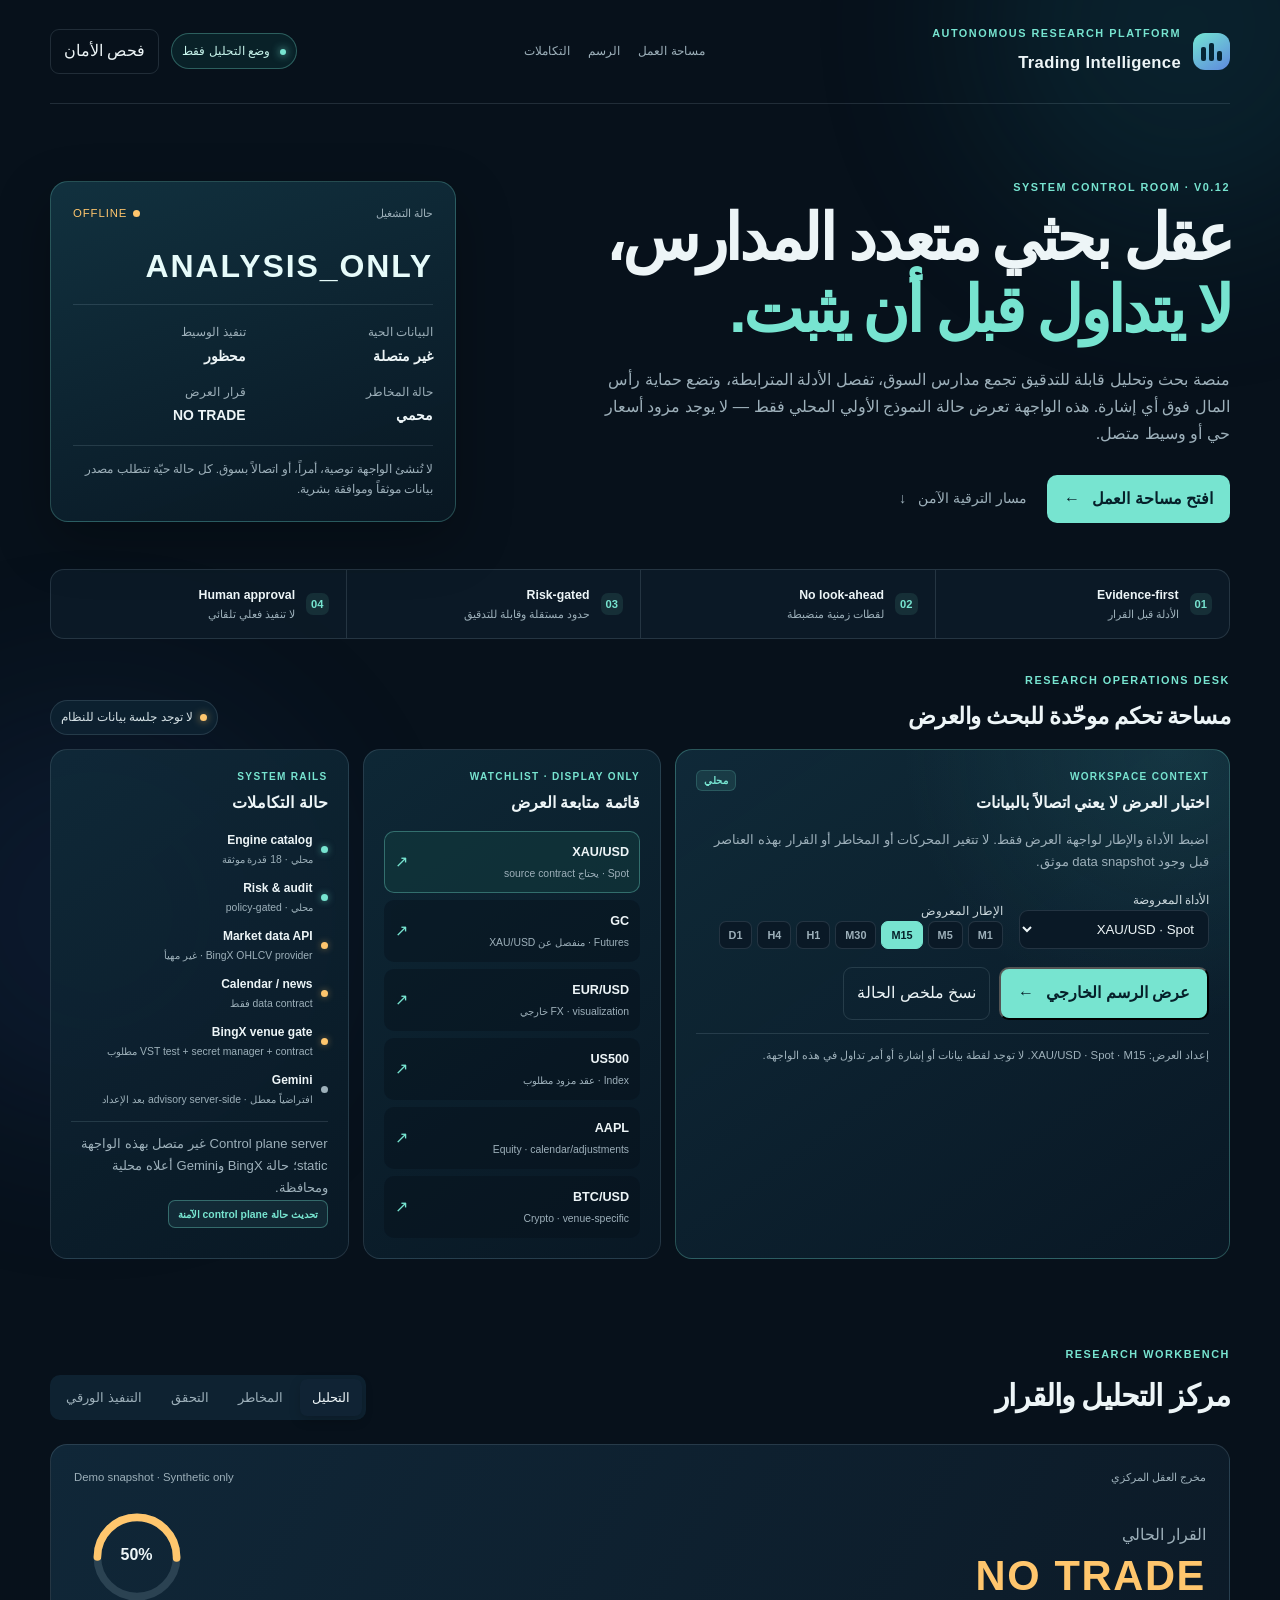
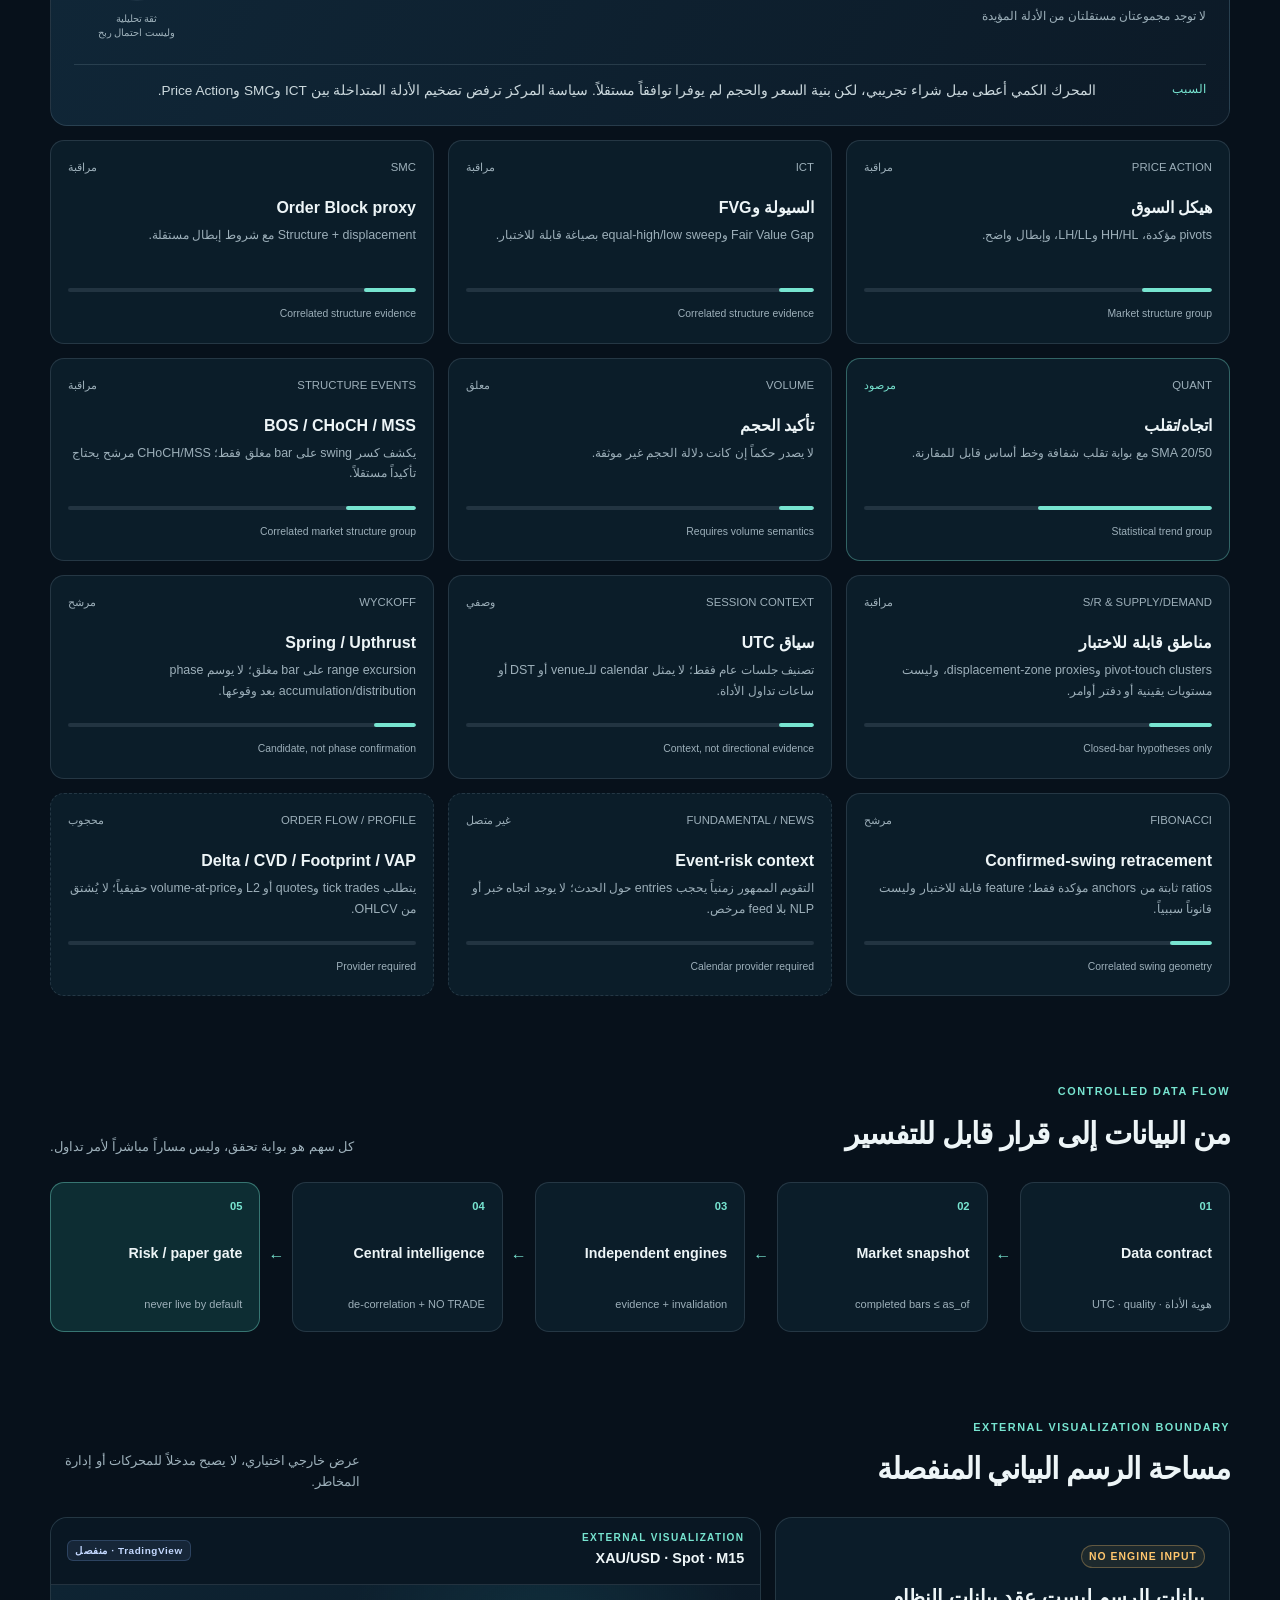
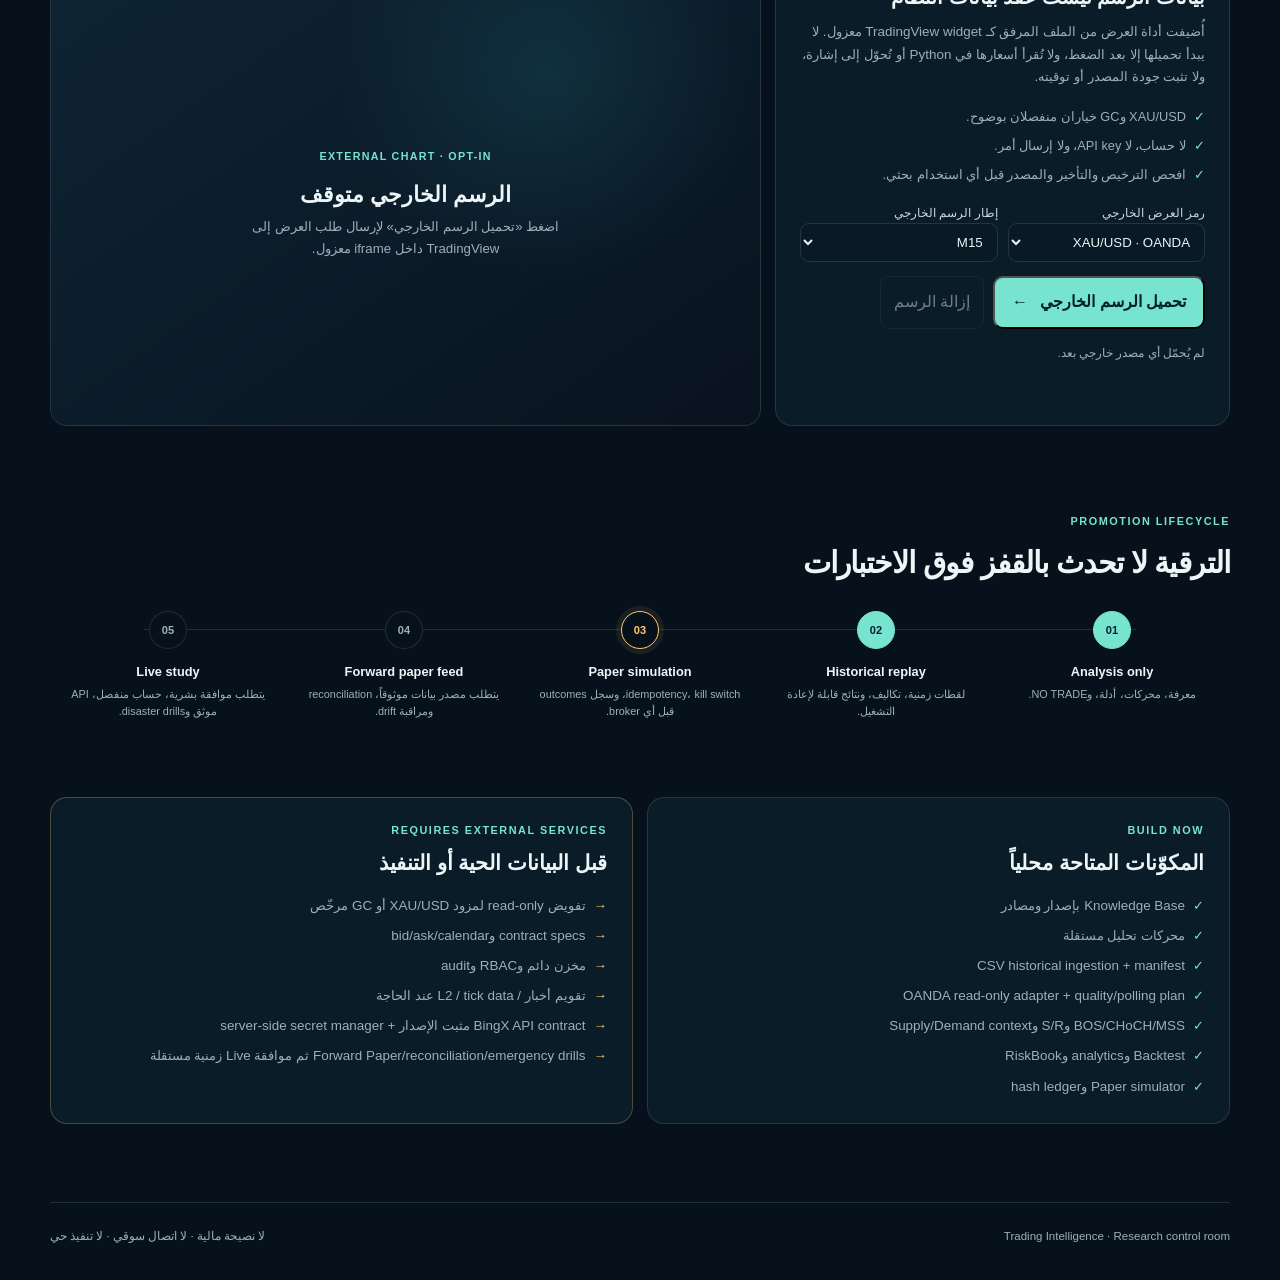
<file: dashboard/index.html>
<!doctype html>
<html lang="ar" dir="rtl">
  <head>
    <meta charset="UTF-8" />
    <meta name="viewport" content="width=device-width, initial-scale=1.0" />
    <meta name="description" content="لوحة تحكم بحثية لنظام ذكاء تداول متعدد المدارس، تعمل في وضع التحليل فقط." />
    <meta name="theme-color" content="#09131f" />
    <title>Trading Intelligence Control Room</title>
    <link rel="stylesheet" href="styles.css" />
  </head>
  <body>
    <a class="skip-link" href="#main">انتقل إلى المحتوى</a>
    <div class="ambient ambient-one"></div>
    <div class="ambient ambient-two"></div>

    <header class="site-header shell">
      <div class="brand" aria-label="Trading Intelligence">
        <div class="brand-mark" aria-hidden="true"><span></span><span></span><span></span></div>
        <div>
          <p class="eyebrow">AUTONOMOUS RESEARCH PLATFORM</p>
          <h1>Trading Intelligence</h1>
        </div>
      </div>
      <nav class="site-nav" aria-label="تنقل لوحة التحكم">
        <a href="#control-deck">مساحة العمل</a>
        <a href="#chart-lab">الرسم</a>
        <a href="#integrations">التكاملات</a>
      </nav>
      <div class="header-actions">
        <span class="mode-pill"><i></i> وضع التحليل فقط</span>
        <button class="ghost-button" id="safety-check" type="button">فحص الأمان</button>
      </div>
    </header>

    <main id="main" class="shell">
      <section class="hero" aria-labelledby="hero-heading">
        <div class="hero-copy">
          <p class="eyebrow">SYSTEM CONTROL ROOM · V0.12</p>
          <h2 id="hero-heading">عقل بحثي متعدد المدارس،<br /><em>لا يتداول قبل أن يثبت.</em></h2>
          <p class="hero-text">منصة بحث وتحليل قابلة للتدقيق تجمع مدارس السوق، تفصل الأدلة المترابطة، وتضع حماية رأس المال فوق أي إشارة. هذه الواجهة تعرض حالة النموذج الأولي المحلي فقط — لا يوجد مزود أسعار حي أو وسيط متصل.</p>
          <div class="hero-actions">
            <a class="primary-button" href="#control-deck">افتح مساحة العمل <span>←</span></a>
            <a class="text-button" href="#lifecycle">مسار الترقية الآمن <span>↓</span></a>
          </div>
        </div>
        <aside class="command-card" aria-label="حالة المنصة">
          <div class="command-head"><span>حالة التشغيل</span><span class="live-dot">OFFLINE</span></div>
          <div class="mode-title">ANALYSIS_ONLY</div>
          <div class="command-grid">
            <div><span>البيانات الحية</span><strong>غير متصلة</strong></div>
            <div><span>تنفيذ الوسيط</span><strong>محظور</strong></div>
            <div><span>حالة المخاطر</span><strong>محمي</strong></div>
            <div><span>قرار العرض</span><strong>NO TRADE</strong></div>
          </div>
          <p class="command-note">لا تُنشئ الواجهة توصية، أمراً، أو اتصالاً بسوق. كل حالة حيّة تتطلب مصدر بيانات موثقاً وموافقة بشرية.</p>
        </aside>
      </section>

      <section class="status-strip" aria-label="ضمانات النظام">
        <div class="status-item"><span class="status-icon">01</span><div><b>Evidence-first</b><small>الأدلة قبل القرار</small></div></div>
        <div class="status-item"><span class="status-icon">02</span><div><b>No look-ahead</b><small>لقطات زمنية منضبطة</small></div></div>
        <div class="status-item"><span class="status-icon">03</span><div><b>Risk-gated</b><small>حدود مستقلة وقابلة للتدقيق</small></div></div>
        <div class="status-item"><span class="status-icon">04</span><div><b>Human approval</b><small>لا تنفيذ فعلي تلقائي</small></div></div>
      </section>

      <section id="control-deck" class="control-deck" aria-labelledby="control-deck-heading">
        <div class="control-deck-head">
          <div><p class="eyebrow">RESEARCH OPERATIONS DESK</p><h2 id="control-deck-heading">مساحة تحكم موحّدة للبحث والعرض</h2></div>
          <span class="workspace-state"><i></i> لا توجد جلسة بيانات للنظام</span>
        </div>
        <div class="control-deck-grid">
          <article class="workspace-card workspace-main">
            <div class="workspace-card-head"><div><span class="small-label">WORKSPACE CONTEXT</span><h3>اختيار العرض لا يعني اتصالاً بالبيانات</h3></div><span class="local-badge">محلي</span></div>
            <p>اضبط الأداة والإطار لواجهة العرض فقط. لا تتغير المحركات أو المخاطر أو القرار بهذه العناصر قبل وجود data snapshot موثق.</p>
            <div class="workspace-fields">
              <label class="field-label" for="workspace-instrument">الأداة المعروضة<select id="workspace-instrument" class="chart-select"><option value="OANDA:XAUUSD">XAU/USD · Spot</option><option value="COMEX:GC1!">GC · Futures continuous</option><option value="FX:EURUSD">EUR/USD · Spot</option><option value="TVC:SPX">US500 · Cash index</option><option value="NASDAQ:AAPL">AAPL · Equity</option><option value="COINBASE:BTCUSD">BTC/USD · Crypto spot</option></select></label>
              <div><span class="field-label" id="workspace-timeframe-label">الإطار المعروض</span><div class="timeframe-picker" role="group" aria-labelledby="workspace-timeframe-label"><button type="button" class="timeframe-chip" data-timeframe="1">M1</button><button type="button" class="timeframe-chip" data-timeframe="5">M5</button><button type="button" class="timeframe-chip active" data-timeframe="15">M15</button><button type="button" class="timeframe-chip" data-timeframe="30">M30</button><button type="button" class="timeframe-chip" data-timeframe="60">H1</button><button type="button" class="timeframe-chip" data-timeframe="240">H4</button><button type="button" class="timeframe-chip" data-timeframe="D">D1</button></div></div>
            </div>
            <div class="workspace-actions"><button class="primary-button" id="open-chart-workspace" type="button">عرض الرسم الخارجي <span>←</span></button><button class="ghost-button" id="copy-system-summary" type="button">نسخ ملخص الحالة</button></div>
            <p class="workspace-note" id="workspace-note" role="status" aria-live="polite">الإعداد الافتراضي: XAU/USD · M15. لم يتم تحميل أي رسم أو بيانات خارجية.</p>
          </article>
          <aside class="workspace-card watchlist-card" aria-labelledby="watchlist-heading">
            <div class="workspace-card-head"><div><span class="small-label">WATCHLIST · DISPLAY ONLY</span><h3 id="watchlist-heading">قائمة متابعة العرض</h3></div></div>
            <div class="watchlist" role="list">
              <button type="button" class="watchlist-item active" data-symbol="OANDA:XAUUSD" role="listitem"><span><b>XAU/USD</b><small>Spot · يحتاج source contract</small></span><i>↗</i></button>
              <button type="button" class="watchlist-item" data-symbol="COMEX:GC1!" role="listitem"><span><b>GC</b><small>Futures · منفصل عن XAU/USD</small></span><i>↗</i></button>
              <button type="button" class="watchlist-item" data-symbol="FX:EURUSD" role="listitem"><span><b>EUR/USD</b><small>FX · visualization خارجي</small></span><i>↗</i></button><button type="button" class="watchlist-item" data-symbol="TVC:SPX" role="listitem"><span><b>US500</b><small>Index · عقد مزود مطلوب</small></span><i>↗</i></button><button type="button" class="watchlist-item" data-symbol="NASDAQ:AAPL" role="listitem"><span><b>AAPL</b><small>Equity · calendar/adjustments</small></span><i>↗</i></button><button type="button" class="watchlist-item" data-symbol="COINBASE:BTCUSD" role="listitem"><span><b>BTC/USD</b><small>Crypto · venue-specific</small></span><i>↗</i></button>
            </div>
          </aside>
          <aside class="workspace-card rails-card" aria-labelledby="rails-heading">
            <div class="workspace-card-head"><div><span class="small-label">SYSTEM RAILS</span><h3 id="rails-heading">حالة التكاملات</h3></div></div>
            <ul class="rail-list"><li><span class="rail-dot ready"></span><div><b>Engine catalog</b><small>محلي · 18 قدرة موثقة</small></div></li><li><span class="rail-dot ready"></span><div><b>Risk &amp; audit</b><small>محلي · policy-gated</small></div></li><li><span class="rail-dot idle"></span><div><b>Market data API</b><small>BingX OHLCV provider · غير مهيأ</small></div></li><li><span class="rail-dot idle"></span><div><b>Calendar / news</b><small>data contract فقط</small></div></li><li><span class="rail-dot idle"></span><div><b>BingX venue gate</b><small>VST test + secret manager + contract مطلوب</small></div></li><li><span class="rail-dot off"></span><div><b>Gemini</b><small>افتراضياً معطل · advisory server-side بعد الإعداد</small></div></li></ul>
            <p id="control-plane-status" class="control-plane-status" role="status">Control plane server غير متصل بهذه الواجهة static؛ حالة BingX وGemini أعلاه محلية ومحافظة.</p>
            <button id="refresh-control-plane" class="tiny-button" type="button">تحديث حالة control plane الآمنة</button>
          </aside>
        </div>
      </section>

      <section id="workbench" class="workbench" aria-labelledby="workbench-heading">
        <div class="section-heading">
          <div><p class="eyebrow">RESEARCH WORKBENCH</p><h2 id="workbench-heading">مركز التحليل والقرار</h2></div>
          <div class="tablist" role="tablist" aria-label="أقسام مركز التحليل">
            <button class="tab active" id="analysis-tab" role="tab" aria-selected="true" aria-controls="analysis" tabindex="0" data-panel="analysis">التحليل</button>
            <button class="tab" id="risk-tab" role="tab" aria-selected="false" aria-controls="risk" tabindex="-1" data-panel="risk">المخاطر</button>
            <button class="tab" id="research-tab" role="tab" aria-selected="false" aria-controls="research" tabindex="-1" data-panel="research">التحقق</button>
            <button class="tab" id="execution-tab" role="tab" aria-selected="false" aria-controls="execution" tabindex="-1" data-panel="execution">التنفيذ الورقي</button>
          </div>
        </div>

        <div class="panel active" id="analysis" role="tabpanel" aria-labelledby="analysis-tab">
          <div class="decision-card">
            <div class="decision-meta"><span>مخرج العقل المركزي</span><span>Demo snapshot · Synthetic only</span></div>
            <div class="decision-main">
              <div><p>القرار الحالي</p><h3>NO TRADE</h3><span class="subtle">لا توجد مجموعتان مستقلتان من الأدلة المؤيدة</span></div>
              <div class="confidence"><svg viewBox="0 0 36 36" aria-hidden="true"><path class="ring-base" d="M18 2.5a15.5 15.5 0 1 1 0 31a15.5 15.5 0 1 1 0-31"/><path class="ring-value" d="M18 2.5a15.5 15.5 0 1 1 0 31a15.5 15.5 0 1 1 0-31"/></svg><b>50%</b><small>ثقة تحليلية<br />وليست احتمال ربح</small></div>
            </div>
            <div class="decision-reasons"><span>السبب</span><p>المحرك الكمي أعطى ميل شراء تجريبي، لكن بنية السعر والحجم لم يوفرا توافقاً مستقلاً. سياسة المركز ترفض تضخيم الأدلة المتداخلة بين ICT وSMC وPrice Action.</p></div>
          </div>
          <div class="engine-grid">
            <article class="engine-card signal-neutral"><div class="engine-top"><span>PRICE ACTION</span><i>مراقبة</i></div><h3>هيكل السوق</h3><p>pivots مؤكدة، HH/HL وLH/LL، وإبطال واضح.</p><div class="meter"><span style="width:20%"></span></div><small>Market structure group</small></article>
            <article class="engine-card signal-neutral"><div class="engine-top"><span>ICT</span><i>مراقبة</i></div><h3>السيولة وFVG</h3><p>Fair Value Gap وequal-high/low sweep بصياغة قابلة للاختبار.</p><div class="meter"><span style="width:10%"></span></div><small>Correlated structure evidence</small></article>
            <article class="engine-card signal-neutral"><div class="engine-top"><span>SMC</span><i>مراقبة</i></div><h3>Order Block proxy</h3><p>Structure + displacement مع شروط إبطال مستقلة.</p><div class="meter"><span style="width:15%"></span></div><small>Correlated structure evidence</small></article>
            <article class="engine-card signal-buy"><div class="engine-top"><span>QUANT</span><i>مرصود</i></div><h3>اتجاه/تقلب</h3><p>SMA 20/50 مع بوابة تقلب شفافة وخط أساس قابل للمقارنة.</p><div class="meter"><span style="width:50%"></span></div><small>Statistical trend group</small></article>
            <article class="engine-card signal-neutral"><div class="engine-top"><span>VOLUME</span><i>معلق</i></div><h3>تأكيد الحجم</h3><p>لا يصدر حكماً إن كانت دلالة الحجم غير موثقة.</p><div class="meter"><span style="width:10%"></span></div><small>Requires volume semantics</small></article>
            <article class="engine-card signal-neutral"><div class="engine-top"><span>STRUCTURE EVENTS</span><i>مراقبة</i></div><h3>BOS / CHoCH / MSS</h3><p>يكشف كسر swing على bar مغلق فقط؛ CHoCH/MSS مرشح يحتاج تأكيداً مستقلاً.</p><div class="meter"><span style="width:20%"></span></div><small>Correlated market structure group</small></article>
            <article class="engine-card signal-neutral"><div class="engine-top"><span>S/R &amp; SUPPLY/DEMAND</span><i>مراقبة</i></div><h3>مناطق قابلة للاختبار</h3><p>pivot-touch clusters وdisplacement-zone proxies، وليست مستويات يقينية أو دفتر أوامر.</p><div class="meter"><span style="width:18%"></span></div><small>Closed-bar hypotheses only</small></article>
            <article class="engine-card signal-neutral"><div class="engine-top"><span>SESSION CONTEXT</span><i>وصفي</i></div><h3>سياق UTC</h3><p>تصنيف جلسات عام فقط؛ لا يمثل calendar للـvenue أو DST أو ساعات تداول الأداة.</p><div class="meter"><span style="width:10%"></span></div><small>Context, not directional evidence</small></article>
            <article class="engine-card signal-neutral"><div class="engine-top"><span>WYCKOFF</span><i>مرشح</i></div><h3>Spring / Upthrust</h3><p>range excursion على bar مغلق؛ لا يوسم phase accumulation/distribution بعد وقوعها.</p><div class="meter"><span style="width:12%"></span></div><small>Candidate, not phase confirmation</small></article>
            <article class="engine-card signal-neutral"><div class="engine-top"><span>FIBONACCI</span><i>مرشح</i></div><h3>Confirmed-swing retracement</h3><p>ratios ثابتة من anchors مؤكدة فقط؛ feature قابلة للاختبار وليست قانوناً سببياً.</p><div class="meter"><span style="width:12%"></span></div><small>Correlated swing geometry</small></article>
            <article class="engine-card signal-blocked"><div class="engine-top"><span>FUNDAMENTAL / NEWS</span><i>غير متصل</i></div><h3>Event-risk context</h3><p>التقويم الممهور زمنياً يحجب entries حول الحدث؛ لا يوجد اتجاه خبر أو NLP بلا feed مرخص.</p><div class="meter"><span style="width:0%"></span></div><small>Calendar provider required</small></article>
            <article class="engine-card signal-blocked"><div class="engine-top"><span>ORDER FLOW / PROFILE</span><i>محجوب</i></div><h3>Delta / CVD / Footprint / VAP</h3><p>يتطلب tick trades وquotes أو L2 وvolume-at-price حقيقياً؛ لا يُشتق من OHLCV.</p><div class="meter"><span style="width:0%"></span></div><small>Provider required</small></article>
          </div>
        </div>

        <div class="panel" id="risk" role="tabpanel" aria-labelledby="risk-tab" hidden>
          <div class="risk-layout">
            <article class="risk-card large"><p class="eyebrow">INDEPENDENT RISK GATE</p><h3>حماية رأس المال تسبق التنفيذ</h3><p>لا يستطيع أي محرك تحليل تجاوز إدارة المخاطر. تُفحص المخاطرة المالية، الوقف، RR، التعرض، الارتباط، الخسارة اليومية/الأسبوعية، التراجع، الأخبار، ومخاطر الفجوات قبل تحويل القرار إلى مرشح Paper.</p><div class="risk-chain"><span>Decision</span><b>→</b><span>PortfolioRiskBook</span><b>→</b><span>Risk Engine</span><b>→</b><span>Paper Candidate</span></div></article>
            <article class="risk-card"><span class="risk-number">01</span><h3>Position sizing</h3><p>لا يستنتج multiplier أو lot من اسم XAU/USD. يلزم product spec موثق.</p></article>
            <article class="risk-card"><span class="risk-number">02</span><h3>Gap & event gates</h3><p>event-risk وgap-risk embargo يحجبان إدخالات جديدة.</p></article>
            <article class="risk-card"><span class="risk-number">03</span><h3>Circuit breakers</h3><p>حدود خسارة، تراجع، خسائر متتالية، exposure، ومراكز مترابطة.</p></article>
          </div>
        </div>

        <div class="panel" id="research" role="tabpanel" aria-labelledby="research-tab" hidden>
          <div class="research-layout">
            <article class="research-card"><span class="badge">1</span><h3>فرضية مجمّدة</h3><p>rule/version/parameters/data hash قبل التشغيل.</p></article>
            <article class="research-card"><span class="badge">2</span><h3>Replay بلا مستقبل</h3><p>إشارة عند close، دخول عند next open، وstop-first للبار الغامض.</p></article>
            <article class="research-card"><span class="badge">3</span><h3>تحليل الأداء</h3><p>DD، PF، expectancy، Sharpe/Sortino، وشرائح الاستراتيجية/الإطار/الجسلة.</p></article>
            <article class="research-card"><span class="badge">4</span><h3>Ledger قابل للتدقيق</h3><p>JSONL hash-chain يسجل التوقع قبل outcome ويكشف العبث.</p></article>
          </div>
        </div>

        <div class="panel" id="execution" role="tabpanel" aria-labelledby="execution-tab" hidden>
          <div class="execution-layout">
            <article class="execution-card execution-summary">
              <p class="eyebrow">PAPER EXECUTION LIFECYCLE · LOCAL ONLY</p>
              <h3>تنفيذ محلي مضبوط، وليس اتصالاً بوسيط</h3>
              <p>لا يمر مرشح Paper إلى دورة الأمر إلا مع product specification وسياسة allowlist وحدود notional / worst-case risk صريحة. لا تملك هذه الصفحة صلاحية لإرسال أوامر أو حفظ مفاتيح وصول.</p>
              <div class="execution-chain" aria-label="دورة حياة الأمر الورقي"><span>VALIDATED</span><b>←</b><span>SUBMITTED</span><b>←</b><span>ACKNOWLEDGED</span><b>←</b><span>FILL / REJECT</span><b>←</b><span>RECONCILE</span></div>
            </article>
            <article class="execution-card"><span class="risk-number">01</span><h3>Policy gate</h3><p>instrument allowlist، contract multiplier، minimum/step، notional وحد المخاطرة؛ لا استنتاج من الرمز.</p></article>
            <article class="execution-card"><span class="risk-number">02</span><h3>Uncertainty is explicit</h3><p>الانقطاع ينقل الأمر إلى <code>UNKNOWN</code>. الغياب من snapshot لا يعني إلغاءه.</p></article>
            <article class="execution-card"><span class="risk-number">03</span><h3>Audit chain</h3><p>يمكن ربط lifecycle بـ JSONL hash-chain محلي؛ فشل append يمنع transition المحلي.</p></article>
            <article class="execution-card"><span class="risk-number">04</span><h3>Emergency stop</h3><p>يحجب intents الجديدة ويطلب إلغاء الحالة المعروفة؛ أما UNKNOWN فيحتاج reconciliation أولاً.</p></article><article class="execution-card"><span class="risk-number">05</span><h3>BingX live gate</h3><p>لا يمكن تفعيله من المتصفح: يتطلب secret manager وعقد API مراجعاً وForward Paper وreconciliation/emergency drills وموافقة زمنية مستقلة.</p></article>
          </div>
        </div>
      </section>

      <section class="architecture-section" aria-labelledby="architecture-heading">
        <div class="section-heading"><div><p class="eyebrow">CONTROLLED DATA FLOW</p><h2 id="architecture-heading">من البيانات إلى قرار قابل للتفسير</h2></div><p class="section-note">كل سهم هو بوابة تحقق، وليس مساراً مباشراً لأمر تداول.</p></div>
        <div class="architecture-flow">
          <div class="flow-node"><span>01</span><b>Data contract</b><small>هوية الأداة · UTC · quality</small></div>
          <div class="flow-arrow">←</div>
          <div class="flow-node"><span>02</span><b>Market snapshot</b><small>completed bars ≤ as_of</small></div>
          <div class="flow-arrow">←</div>
          <div class="flow-node"><span>03</span><b>Independent engines</b><small>evidence + invalidation</small></div>
          <div class="flow-arrow">←</div>
          <div class="flow-node"><span>04</span><b>Central intelligence</b><small>de-correlation + NO TRADE</small></div>
          <div class="flow-arrow">←</div>
          <div class="flow-node accent"><span>05</span><b>Risk / paper gate</b><small>never live by default</small></div>
        </div>
      </section>

      <section id="chart-lab" class="chart-lab" aria-labelledby="chart-heading">
        <div class="section-heading"><div><p class="eyebrow">EXTERNAL VISUALIZATION BOUNDARY</p><h2 id="chart-heading">مساحة الرسم البياني المنفصلة</h2></div><p class="section-note">عرض خارجي اختياري، لا يصبح مدخلاً للمحركات أو إدارة المخاطر.</p></div>
        <div class="chart-lab-grid">
          <article class="chart-policy-card">
            <span class="boundary-pill">NO ENGINE INPUT</span>
            <h3>بيانات الرسم ليست عقد بيانات النظام</h3>
            <p>أُضيفت أداة العرض من الملف المرفق كـ TradingView widget معزول. لا يبدأ تحميلها إلا بعد الضغط، ولا تُقرأ أسعارها في Python أو تُحوّل إلى إشارة، ولا تثبت جودة المصدر أو توقيته.</p>
            <ul>
              <li>XAU/USD وGC خياران منفصلان بوضوح.</li>
              <li>لا حساب، لا API key، ولا إرسال أمر.</li>
              <li>افحص الترخيص والتأخير والمصدر قبل أي استخدام بحثي.</li>
            </ul>
            <div class="chart-controls-grid"><label class="field-label" for="chart-symbol">رمز العرض الخارجي<select id="chart-symbol" class="chart-select"><option value="OANDA:XAUUSD">XAU/USD · OANDA</option><option value="COMEX:GC1!">GC continuous · COMEX</option><option value="FX:EURUSD">EUR/USD · Spot</option><option value="TVC:SPX">US500 · Cash index</option><option value="NASDAQ:AAPL">AAPL · Equity</option><option value="COINBASE:BTCUSD">BTC/USD · Crypto spot</option></select></label><label class="field-label" for="chart-interval">إطار الرسم الخارجي<select id="chart-interval" class="chart-select"><option value="1">M1</option><option value="5">M5</option><option value="15" selected>M15</option><option value="30">M30</option><option value="60">H1</option><option value="240">H4</option><option value="D">D1</option></select></label></div>
            <div class="chart-actions"><button class="primary-button" id="load-chart" type="button">تحميل الرسم الخارجي <span>←</span></button><button class="ghost-button" id="unload-chart" type="button" disabled>إزالة الرسم</button></div>
            <p id="chart-status" class="chart-status" role="status" aria-live="polite">لم يُحمّل أي مصدر خارجي بعد.</p>
          </article>
          <div class="chart-shell">
            <div class="chart-frame-head"><div><span class="small-label">EXTERNAL VISUALIZATION</span><b id="chart-frame-title">XAU/USD · M15</b></div><span class="chart-source-pill">TradingView · منفصل</span></div>
            <div class="chart-canvas"><div class="chart-placeholder" id="chart-placeholder"><span>EXTERNAL CHART · OPT-IN</span><b>الرسم الخارجي متوقف</b><p>اضغط «تحميل الرسم الخارجي» لإرسال طلب العرض إلى TradingView داخل iframe معزول.</p></div><iframe id="external-chart" title="رسم TradingView خارجي معزول" src="about:blank" sandbox="allow-scripts allow-forms allow-popups" referrerpolicy="no-referrer" loading="lazy" hidden></iframe></div>
          </div>
        </div>
      </section>

      <section id="lifecycle" class="lifecycle" aria-labelledby="lifecycle-heading">
        <div class="section-heading"><div><p class="eyebrow">PROMOTION LIFECYCLE</p><h2 id="lifecycle-heading">الترقية لا تحدث بالقفز فوق الاختبارات</h2></div></div>
        <ol class="lifecycle-list">
          <li class="done"><span>01</span><div><b>Analysis only</b><small>معرفة، محركات، أدلة، وNO TRADE.</small></div></li>
          <li class="done"><span>02</span><div><b>Historical replay</b><small>لقطات زمنية، تكاليف، ونتائج قابلة لإعادة التشغيل.</small></div></li>
          <li class="current"><span>03</span><div><b>Paper simulation</b><small>idempotency، kill switch، وسجل outcomes قبل أي broker.</small></div></li>
          <li><span>04</span><div><b>Forward paper feed</b><small>يتطلب مصدر بيانات موثوقاً، reconciliation ومراقبة drift.</small></div></li>
          <li><span>05</span><div><b>Live study</b><small>يتطلب موافقة بشرية، حساب منفصل، API موثق وdisaster drills.</small></div></li>
        </ol>
      </section>

      <section id="integrations" class="integration-grid" aria-labelledby="integration-heading">
        <article><p class="eyebrow">BUILD NOW</p><h2 id="integration-heading">المكوّنات المتاحة محلياً</h2><ul><li>Knowledge Base بإصدار ومصادر</li><li>محركات تحليل مستقلة</li><li>CSV historical ingestion + manifest</li><li>OANDA read-only adapter + quality/polling plan</li><li>BOS/CHoCH/MSS وS/R وSupply/Demand context</li><li>Backtest وanalytics وRiskBook</li><li>Paper simulator وhash ledger</li></ul></article>
        <article class="requires"><p class="eyebrow">REQUIRES EXTERNAL SERVICES</p><h2>قبل البيانات الحية أو التنفيذ</h2><ul><li>تفويض read-only لمزود XAU/USD أو GC مرخّص</li><li>contract specs وbid/ask/calendar</li><li>مخزن دائم وRBAC وaudit</li><li>تقويم أخبار / L2 / tick data عند الحاجة</li><li>BingX API contract مثبت الإصدار + server-side secret manager</li><li>Forward Paper/reconciliation/emergency drills ثم موافقة Live زمنية مستقلة</li></ul></article>
      </section>
    </main>

    <footer class="shell site-footer"><span>Trading Intelligence · Research control room</span><span>لا نصيحة مالية · لا اتصال سوقي · لا تنفيذ حي</span></footer>
    <div id="toast" class="toast" role="status" aria-live="polite"></div>
    <script src="app.js"></script>
  </body>
</html>
</file>
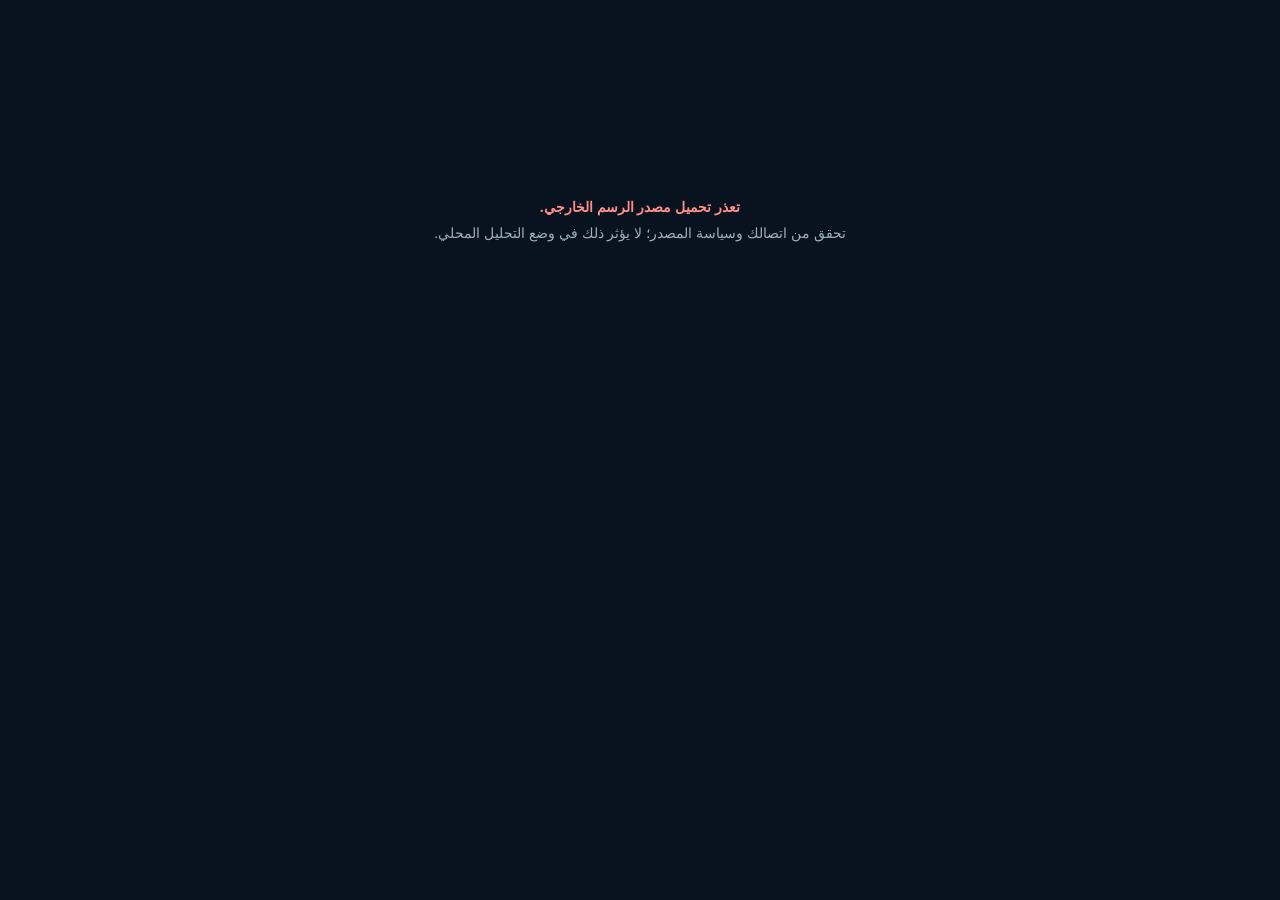
<file: dashboard/chart.html>
<!doctype html>
<html lang="ar" dir="rtl">
  <head>
    <meta charset="UTF-8" />
    <meta name="viewport" content="width=device-width, initial-scale=1.0" />
    <meta name="referrer" content="no-referrer" />
    <title>رسم خارجي معزول</title>
    <style>
      :root{color-scheme:dark}body{margin:0;background:#09131f;color:#d9e8ed;font:14px Tahoma,"Segoe UI",Arial,sans-serif}.chart-loading{height:100%;min-height:440px;display:grid;place-content:center;text-align:center;gap:10px;color:#9db0ba}.chart-loading strong{color:#77e4d0}.chart-loading[data-error="true"] strong{color:#ff8f8a}#chart{width:100%;height:100%;min-height:440px}
    </style>
  </head>
  <body>
    <div id="chart-loading" class="chart-loading"><strong>يتم تهيئة مساحة العرض الخارجية</strong><span>هذه البيانات لا تدخل محركات القرار أو إدارة المخاطر.</span></div>
    <div id="chart" hidden></div>
    <script>
      (() => {
        const allowedSymbols = new Set(["OANDA:XAUUSD", "COMEX:GC1!", "FX:EURUSD", "TVC:SPX", "NASDAQ:AAPL", "COINBASE:BTCUSD"]);
        const allowedIntervals = new Set(["1", "5", "15", "30", "60", "240", "D"]);
        const hash = window.location.hash.slice(1);
        const parameters = new URLSearchParams(hash);
        const legacySymbol = decodeURIComponent(hash);
        const requestedSymbol = parameters.get("symbol") || legacySymbol;
        const requestedInterval = parameters.get("interval") || "15";
        const symbol = allowedSymbols.has(requestedSymbol) ? requestedSymbol : "OANDA:XAUUSD";
        const interval = allowedIntervals.has(requestedInterval) ? requestedInterval : "15";
        const loading = document.querySelector("#chart-loading");
        const target = document.querySelector("#chart");
        const fail = () => {
          loading.dataset.error = "true";
          loading.innerHTML = "<strong>تعذر تحميل مصدر الرسم الخارجي.</strong><span>تحقق من اتصالك وسياسة المصدر؛ لا يؤثر ذلك في وضع التحليل المحلي.</span>";
        };
        const script = document.createElement("script");
        script.src = "https://s3.tradingview.com/tv.js";
        script.async = true;
        script.onerror = fail;
        script.onload = () => {
          if (!window.TradingView) { fail(); return; }
          loading.hidden = true;
          target.hidden = false;
          new window.TradingView.widget({
            container_id: "chart", autosize: true, symbol, interval, timezone: "Etc/UTC",
            theme: "dark", style: "1", locale: "ar", toolbar_bg: "#09131f", enable_publishing: false,
            hide_legend: false, allow_symbol_change: false, calendar: true, support_host: "https://www.tradingview.com"
          });
        };
        document.head.appendChild(script);
      })();
    </script>
  </body>
</html>
</file>
<file: dashboard/styles.css>
:root{--bg:#07111b;--surface:#0c1a27;--surface-2:#102334;--line:rgba(187,215,230,.14);--text:#edf5f7;--muted:#9db0ba;--cyan:#77e4d0;--blue:#8bb6ff;--amber:#ffc66d;--red:#ff8f8a;--shadow:0 20px 55px rgba(0,0,0,.28)}
*{box-sizing:border-box}html{scroll-behavior:smooth}body{margin:0;background:var(--bg);color:var(--text);font-family:Tahoma,"Segoe UI",Arial,sans-serif;line-height:1.65;overflow-x:hidden}.shell{width:min(1180px,calc(100% - 40px));margin-inline:auto}.ambient{position:fixed;width:430px;height:430px;border-radius:50%;filter:blur(90px);opacity:.14;pointer-events:none;z-index:-1}.ambient-one{background:#19889c;top:-190px;right:-120px}.ambient-two{background:#294d99;bottom:-230px;left:-120px}.skip-link{position:absolute;top:-50px;right:16px;background:var(--cyan);color:#001820;padding:8px 12px;border-radius:8px;z-index:10}.skip-link:focus{top:12px}.site-header{display:flex;align-items:center;justify-content:space-between;padding:26px 0;border-bottom:1px solid var(--line)}.brand{display:flex;gap:12px;align-items:center}.brand h1{font-size:1.04rem;letter-spacing:.02em;margin:0}.brand-mark{width:37px;height:37px;border-radius:12px;background:linear-gradient(145deg,#73e6d2,#5e88de);display:flex;gap:3px;justify-content:center;align-items:end;padding:9px 8px}.brand-mark span{width:5px;background:#052534;border-radius:2px}.brand-mark span:nth-child(1){height:10px}.brand-mark span:nth-child(2){height:18px}.brand-mark span:nth-child(3){height:14px}.eyebrow{font:700 .68rem/1.4 Arial,sans-serif;letter-spacing:.14em;color:var(--cyan);margin:0 0 8px}.header-actions{display:flex;align-items:center;gap:12px}.mode-pill{font-size:.77rem;padding:7px 10px;border:1px solid rgba(119,228,208,.32);border-radius:100px;color:#c8f5ec;background:rgba(15,78,77,.27)}.mode-pill i{display:inline-block;width:6px;height:6px;border-radius:50%;background:var(--cyan);margin-left:6px;box-shadow:0 0 8px var(--cyan)}button{font:inherit}.ghost-button{background:transparent;color:var(--text);border:1px solid var(--line);padding:8px 13px;border-radius:9px;cursor:pointer}.ghost-button:hover{border-color:var(--cyan);color:var(--cyan)}.hero{display:grid;grid-template-columns:1.28fr .72fr;gap:52px;padding:76px 0 46px;align-items:center}.hero h2{font-size:clamp(2.2rem,5vw,4.4rem);letter-spacing:-.055em;line-height:1.12;margin:0 0 20px}.hero h2 em{font-style:normal;color:var(--cyan)}.hero-text{max-width:650px;color:var(--muted);font-size:1.02rem;margin:0}.hero-actions{display:flex;align-items:center;gap:20px;margin-top:28px}.primary-button,.text-button{display:inline-flex;gap:12px;align-items:center;text-decoration:none}.primary-button{color:#06202a;background:var(--cyan);font-weight:700;padding:11px 17px;border-radius:10px}.primary-button:hover{background:#a3f3e4}.text-button{color:var(--muted);font-size:.9rem}.text-button:hover{color:var(--text)}.command-card{padding:22px;border:1px solid rgba(119,228,208,.25);border-radius:18px;background:linear-gradient(160deg,rgba(19,53,67,.9),rgba(9,23,35,.94));box-shadow:var(--shadow)}.command-head,.decision-meta,.engine-top{display:flex;justify-content:space-between;gap:10px;font-size:.71rem;color:var(--muted)}.live-dot{color:var(--amber);letter-spacing:.08em}.live-dot:before{content:"";display:inline-block;width:7px;height:7px;background:var(--amber);border-radius:50%;margin-left:6px}.mode-title{font:700 2rem/1 Arial,sans-serif;letter-spacing:.06em;margin:28px 0 22px;color:#e6fbfa}.command-grid{display:grid;grid-template-columns:1fr 1fr;gap:15px;border-top:1px solid var(--line);padding-top:18px}.command-grid div{display:grid;gap:2px}.command-grid span,.command-note{font-size:.74rem;color:var(--muted)}.command-grid strong{font-size:.87rem}.command-note{border-top:1px solid var(--line);padding-top:14px;margin:18px 0 0}.status-strip{display:grid;grid-template-columns:repeat(4,1fr);border:1px solid var(--line);border-radius:14px;background:rgba(14,31,44,.66);overflow:hidden}.status-item{display:flex;gap:11px;align-items:center;padding:15px 17px;border-left:1px solid var(--line)}.status-item:last-child{border-left:0}.status-icon{font:700 .7rem Arial,sans-serif;color:var(--cyan);background:rgba(119,228,208,.1);padding:5px;border-radius:7px}.status-item b,.status-item small{display:block}.status-item b{font-size:.77rem}.status-item small{font-size:.67rem;color:var(--muted)}.workbench,.architecture-section,.lifecycle{padding-top:88px}.section-heading{display:flex;align-items:end;justify-content:space-between;gap:24px;margin-bottom:24px}.section-heading h2{font-size:1.9rem;letter-spacing:-.03em;margin:0}.section-note{max-width:310px;margin:0;color:var(--muted);font-size:.82rem}.tablist{display:flex;gap:5px;background:rgba(20,48,65,.6);padding:4px;border-radius:10px}.tab{border:0;background:transparent;color:var(--muted);padding:8px 12px;border-radius:7px;cursor:pointer;font-size:.8rem}.tab.active{background:var(--surface-2);color:var(--text);box-shadow:0 4px 12px rgba(0,0,0,.2)}.panel{animation:rise .28s ease}.decision-card{padding:23px;border-radius:17px;background:linear-gradient(120deg,#102738,#0c1a27);border:1px solid var(--line)}.decision-main{display:flex;justify-content:space-between;align-items:center;padding:24px 0}.decision-main p{color:var(--muted);margin:0}.decision-main h3{font:800 2.6rem/1 Arial,sans-serif;letter-spacing:.04em;margin:6px 0;color:var(--amber)}.subtle{font-size:.78rem;color:var(--muted)}.confidence{position:relative;width:125px;text-align:center}.confidence svg{width:92px;height:92px;transform:rotate(-90deg)}.ring-base,.ring-value{fill:none;stroke-width:3}.ring-base{stroke:rgba(186,215,230,.16)}.ring-value{stroke:var(--amber);stroke-linecap:round;stroke-dasharray:49 100}.confidence b{position:absolute;top:31px;right:0;left:0;font-size:1rem}.confidence small{display:block;color:var(--muted);font-size:.63rem;line-height:1.4}.decision-reasons{border-top:1px solid var(--line);padding-top:15px;display:grid;grid-template-columns:100px 1fr;gap:10px}.decision-reasons span{font-size:.75rem;color:var(--cyan)}.decision-reasons p{margin:0;color:#cbd8dd;font-size:.85rem}.engine-grid{display:grid;grid-template-columns:repeat(3,1fr);gap:14px;margin-top:14px}.engine-card{min-height:178px;border-radius:14px;padding:17px;border:1px solid var(--line);background:rgba(14,33,47,.76)}.engine-top i{font-style:normal;color:var(--muted)}.engine-card h3{font-size:1rem;margin:18px 0 4px}.engine-card p{min-height:46px;margin:0;color:var(--muted);font-size:.78rem}.engine-card small{font-size:.65rem;color:var(--muted)}.meter{height:4px;background:rgba(196,219,232,.12);border-radius:5px;margin:17px 0 7px;overflow:hidden}.meter span{height:100%;display:block;background:var(--cyan);border-radius:5px}.signal-buy{border-color:rgba(119,228,208,.36)}.signal-buy .engine-top i{color:var(--cyan)}.signal-blocked{border-style:dashed}.signal-blocked .meter span{background:var(--red)}.risk-layout{display:grid;grid-template-columns:repeat(3,1fr);gap:14px}.risk-card,.research-card{border:1px solid var(--line);border-radius:14px;background:rgba(14,33,47,.76);padding:20px}.risk-card.large{grid-column:span 3;background:linear-gradient(110deg,rgba(20,53,63,.9),rgba(14,33,47,.78))}.risk-card h3{margin:6px 0;font-size:1.2rem}.risk-card p{color:var(--muted);font-size:.84rem;margin:0}.risk-number,.badge{font:700 .72rem Arial,sans-serif;color:var(--cyan)}.risk-chain{display:flex;flex-wrap:wrap;gap:11px;align-items:center;margin-top:20px;font-size:.76rem}.risk-chain span{padding:5px 8px;border-radius:7px;background:rgba(119,228,208,.1);color:#cffbf2}.risk-chain b{color:var(--cyan)}.research-layout{display:grid;grid-template-columns:repeat(4,1fr);gap:14px}.research-card h3{font-size:1rem;margin:14px 0 7px}.research-card p{color:var(--muted);font-size:.78rem;margin:0}.architecture-flow{display:flex;align-items:stretch;gap:8px}.flow-node{flex:1;min-height:150px;padding:17px;border:1px solid var(--line);border-radius:14px;background:rgba(14,33,47,.76);display:flex;flex-direction:column;justify-content:space-between}.flow-node span{font:700 .7rem Arial,sans-serif;color:var(--cyan)}.flow-node b{font-size:.89rem}.flow-node small{font-size:.69rem;color:var(--muted)}.flow-node.accent{border-color:rgba(119,228,208,.4);background:rgba(18,62,65,.63)}.flow-arrow{display:flex;align-items:center;color:var(--cyan)}.lifecycle-list{list-style:none;margin:0;padding:0;display:grid;grid-template-columns:repeat(5,1fr);gap:0;position:relative}.lifecycle-list:before{content:"";position:absolute;top:18px;right:8%;left:8%;height:1px;background:var(--line)}.lifecycle-list li{position:relative;z-index:1;text-align:center;padding:0 10px}.lifecycle-list li>span{display:grid;place-items:center;width:38px;height:38px;margin:0 auto 12px;border-radius:50%;border:1px solid var(--line);background:var(--bg);font:700 .69rem Arial,sans-serif;color:var(--muted)}.lifecycle-list .done>span{background:var(--cyan);border-color:var(--cyan);color:#06202a}.lifecycle-list .current>span{border-color:var(--amber);color:var(--amber);box-shadow:0 0 0 5px rgba(255,198,109,.08)}.lifecycle-list b{font-size:.8rem;display:block}.lifecycle-list small{display:block;color:var(--muted);font-size:.68rem;margin-top:4px;line-height:1.5}.integration-grid{display:grid;grid-template-columns:1fr 1fr;gap:14px;padding:78px 0}.integration-grid article{border:1px solid var(--line);border-radius:17px;padding:25px;background:rgba(14,33,47,.7)}.integration-grid .requires{border-color:rgba(255,198,109,.28)}.integration-grid h2{margin:0 0 14px;font-size:1.3rem}.integration-grid ul{list-style:none;padding:0;margin:0;display:grid;gap:8px;color:var(--muted);font-size:.84rem}.integration-grid li:before{content:"✓";color:var(--cyan);margin-left:8px}.requires li:before{content:"→";color:var(--amber)}.site-footer{display:flex;justify-content:space-between;border-top:1px solid var(--line);padding:24px 0 34px;color:var(--muted);font-size:.72rem}.toast{position:fixed;left:22px;bottom:22px;max-width:310px;background:#15394a;border:1px solid var(--cyan);padding:12px 14px;border-radius:11px;color:#dffefa;font-size:.8rem;box-shadow:var(--shadow);transform:translateY(120px);opacity:0;transition:.25s}.toast.show{transform:translateY(0);opacity:1}@keyframes rise{from{opacity:.4;transform:translateY(4px)}to{opacity:1;transform:translateY(0)}}@media(max-width:840px){.hero{grid-template-columns:1fr;padding-top:55px}.status-strip{grid-template-columns:1fr 1fr}.status-item:nth-child(2){border-left:0}.engine-grid{grid-template-columns:1fr 1fr}.research-layout{grid-template-columns:1fr 1fr}.architecture-flow{display:grid;grid-template-columns:1fr 1fr}.flow-arrow{display:none}.lifecycle-list{grid-template-columns:1fr;gap:12px}.lifecycle-list:before{display:none}.lifecycle-list li{display:flex;text-align:right;align-items:center;gap:12px}.lifecycle-list li>span{margin:0}.integration-grid{grid-template-columns:1fr}}@media(max-width:560px){.shell{width:min(100% - 26px,1180px)}.site-header{align-items:flex-start;gap:15px}.header-actions{align-items:flex-end;flex-direction:column}.mode-pill{white-space:nowrap}.hero h2{font-size:2.35rem}.hero-actions{align-items:flex-start;flex-direction:column;gap:14px}.status-strip,.engine-grid,.research-layout{grid-template-columns:1fr}.status-item{border-left:0;border-bottom:1px solid var(--line)}.status-item:last-child{border-bottom:0}.section-heading{align-items:flex-start;flex-direction:column}.decision-main{align-items:flex-start}.confidence{width:105px}.decision-reasons{grid-template-columns:1fr}.risk-layout{grid-template-columns:1fr}.risk-card.large{grid-column:auto}.architecture-flow{grid-template-columns:1fr}.site-footer{gap:8px;flex-direction:column}.tablist{width:100%}.tab{flex:1}}

button:focus-visible,a:focus-visible,select:focus-visible{outline:2px solid var(--cyan);outline-offset:3px}.execution-layout{display:grid;grid-template-columns:repeat(4,1fr);gap:14px}.execution-card{border:1px solid var(--line);border-radius:14px;background:rgba(14,33,47,.76);padding:20px}.execution-summary{grid-column:span 4;background:linear-gradient(110deg,rgba(20,53,63,.9),rgba(14,33,47,.78))}.execution-card h3{margin:6px 0;font-size:1.1rem}.execution-card p{color:var(--muted);font-size:.84rem;margin:0}.execution-card code{font:700 .8rem ui-monospace,SFMono-Regular,Consolas,monospace;color:var(--amber)}.execution-chain{display:flex;flex-wrap:wrap;gap:10px;align-items:center;margin-top:20px;font:700 .69rem ui-monospace,SFMono-Regular,Consolas,monospace;color:var(--cyan)}.execution-chain span{padding:6px 8px;border-radius:7px;background:rgba(119,228,208,.1)}.chart-lab{padding-top:88px}.chart-lab-grid{display:grid;grid-template-columns:.78fr 1.22fr;gap:14px;align-items:stretch}.chart-policy-card,.chart-shell{border:1px solid var(--line);border-radius:17px;background:rgba(14,33,47,.7)}.chart-policy-card{padding:24px}.chart-policy-card h3{margin:13px 0 7px;font-size:1.25rem}.chart-policy-card>p{color:var(--muted);font-size:.84rem;margin:0}.boundary-pill{display:inline-block;color:var(--amber);border:1px solid rgba(255,198,109,.3);background:rgba(255,198,109,.08);font:700 .65rem Arial,sans-serif;letter-spacing:.1em;padding:5px 7px;border-radius:999px}.chart-policy-card ul{list-style:none;padding:0;margin:18px 0;display:grid;gap:8px;color:var(--muted);font-size:.8rem}.chart-policy-card li:before{content:"✓";color:var(--cyan);margin-left:8px}.field-label{display:block;color:#cbd8dd;font-size:.76rem;margin-bottom:7px}.chart-select{width:100%;padding:10px;border-radius:9px;border:1px solid var(--line);background:#0a1926;color:var(--text);font:inherit;font-size:.83rem}.chart-actions{display:flex;gap:9px;flex-wrap:wrap;margin-top:14px}.chart-actions .ghost-button:disabled{cursor:not-allowed;opacity:.45}.chart-status{font-size:.73rem!important;margin-top:14px!important}.chart-shell{position:relative;min-height:500px;overflow:hidden}.chart-shell iframe{position:absolute;inset:0;border:0;width:100%;height:100%;background:#09131f}.chart-placeholder{min-height:500px;display:grid;align-content:center;justify-items:center;padding:30px;text-align:center;background:radial-gradient(circle at 70% 20%,rgba(33,111,126,.24),transparent 34%),linear-gradient(145deg,#0e2433,#09131f)}.chart-placeholder span{font:700 .67rem Arial,sans-serif;letter-spacing:.12em;color:var(--cyan)}.chart-placeholder b{font-size:1.35rem;margin:15px 0 4px}.chart-placeholder p{max-width:360px;color:var(--muted);font-size:.83rem;margin:0}@media(max-width:840px){.execution-layout{grid-template-columns:1fr 1fr}.execution-summary{grid-column:span 2}.chart-lab-grid{grid-template-columns:1fr}.chart-shell,.chart-placeholder{min-height:440px}}@media(max-width:560px){.execution-layout{grid-template-columns:1fr}.execution-summary{grid-column:auto}.execution-chain{font-size:.61rem}.chart-actions .primary-button,.chart-actions .ghost-button{width:100%;justify-content:center}.chart-shell,.chart-placeholder{min-height:380px}}

/* Integrated research-control workspace (static controls; no market-data transport). */
.site-nav{display:flex;align-items:center;gap:18px}.site-nav a{color:var(--muted);font-size:.76rem;text-decoration:none;transition:color .2s}.site-nav a:hover{color:var(--cyan)}.control-deck{padding-top:34px}.control-deck-head{display:flex;justify-content:space-between;align-items:end;gap:20px;margin-bottom:14px}.control-deck-head h2{font-size:1.45rem;letter-spacing:-.025em;margin:0}.workspace-state{display:inline-flex;align-items:center;gap:7px;color:#d3dfe3;background:rgba(15,37,52,.78);border:1px solid var(--line);border-radius:999px;padding:7px 10px;font-size:.72rem}.workspace-state i,.rail-dot{display:block;width:7px;height:7px;border-radius:50%}.workspace-state i{background:var(--amber);box-shadow:0 0 8px rgba(255,198,109,.65)}.control-deck-grid{display:grid;grid-template-columns:1.45fr .78fr .78fr;gap:14px}.workspace-card{border:1px solid var(--line);border-radius:17px;background:linear-gradient(145deg,rgba(16,43,58,.87),rgba(10,25,38,.88));padding:20px}.workspace-main{border-color:rgba(119,228,208,.28);background:radial-gradient(circle at 90% 0,rgba(56,142,151,.18),transparent 38%),linear-gradient(145deg,rgba(16,43,58,.95),rgba(10,25,38,.9))}.workspace-card-head{display:flex;justify-content:space-between;gap:12px;align-items:start}.small-label{display:block;color:var(--cyan);font:700 .63rem/1.3 Arial,sans-serif;letter-spacing:.13em}.workspace-card h3{font-size:1.03rem;margin:6px 0 0}.workspace-card>p{font-size:.82rem;color:var(--muted);margin:13px 0 0}.local-badge,.chart-source-pill{display:inline-block;white-space:nowrap;padding:4px 7px;border-radius:6px;font:700 .62rem Arial,sans-serif;letter-spacing:.06em}.local-badge{background:rgba(119,228,208,.1);color:var(--cyan);border:1px solid rgba(119,228,208,.18)}.workspace-fields{display:grid;grid-template-columns:minmax(190px,.62fr) 1fr;gap:16px;align-items:end;margin-top:18px}.workspace-fields .field-label{margin:0}.timeframe-picker{display:flex;flex-wrap:wrap;gap:5px}.timeframe-chip{border:1px solid var(--line);background:#0a1926;color:var(--muted);border-radius:7px;padding:7px 9px;cursor:pointer;font:700 .68rem Arial,sans-serif}.timeframe-chip:hover,.timeframe-chip.active{color:#06202a;border-color:var(--cyan);background:var(--cyan)}.workspace-actions{display:flex;gap:9px;flex-wrap:wrap;margin-top:18px}.workspace-note{padding-top:12px;border-top:1px solid var(--line);font-size:.71rem!important}.watchlist{display:grid;gap:7px;margin-top:15px}.watchlist-item{display:flex;justify-content:space-between;align-items:center;text-align:right;color:var(--text);border:1px solid transparent;border-radius:10px;background:rgba(5,17,27,.45);padding:10px;cursor:pointer}.watchlist-item:hover,.watchlist-item.active{border-color:rgba(119,228,208,.35);background:rgba(18,62,65,.5)}.watchlist-item b,.watchlist-item small{display:block}.watchlist-item b{font-size:.79rem}.watchlist-item small{color:var(--muted);font-size:.65rem;margin-top:2px}.watchlist-item i{color:var(--cyan);font-style:normal}.rail-list{list-style:none;margin:15px 0 0;padding:0;display:grid;gap:11px}.rail-list li{display:flex;align-items:center;gap:8px}.rail-list b,.rail-list small{display:block}.rail-list b{font-size:.75rem}.rail-list small{font-size:.65rem;color:var(--muted)}.rail-dot.ready{background:var(--cyan);box-shadow:0 0 7px rgba(119,228,208,.55)}.rail-dot.idle{background:var(--amber);box-shadow:0 0 7px rgba(255,198,109,.45)}.rail-dot.off{background:var(--muted)}.control-plane-status{border-top:1px solid var(--line);margin:14px 0 9px;padding-top:11px;color:var(--muted);font-size:.68rem;line-height:1.7}.tiny-button{appearance:none;border:1px solid rgba(119,228,208,.35);background:rgba(119,228,208,.08);color:var(--cyan);border-radius:7px;padding:7px 9px;font:700 .65rem Arial,sans-serif;cursor:pointer}.tiny-button:hover,.tiny-button:focus-visible{background:rgba(119,228,208,.17)}.tiny-button:disabled{opacity:.6;cursor:wait}.chart-controls-grid{display:grid;grid-template-columns:1fr 1fr;gap:10px}.chart-controls-grid .field-label{margin:0}.chart-shell{display:grid;grid-template-rows:auto minmax(440px,1fr);min-height:500px}.chart-frame-head{display:flex;justify-content:space-between;align-items:center;gap:12px;padding:13px 16px;border-bottom:1px solid var(--line);background:rgba(7,17,27,.38)}.chart-frame-head b{display:block;font-size:.9rem;margin-top:3px}.chart-source-pill{background:rgba(139,182,255,.1);color:#c4d8ff;border:1px solid rgba(139,182,255,.2)}.chart-canvas{position:relative;min-height:440px}.chart-shell iframe{inset:0}.chart-placeholder{min-height:440px}
@media(max-width:1020px){.site-nav{display:none}.control-deck-grid{grid-template-columns:1fr 1fr}.workspace-main{grid-column:span 2}.rails-card{grid-column:span 2}.site-header{gap:14px}.header-actions{margin-right:auto}}@media(max-width:840px){.control-deck-head{align-items:start;flex-direction:column}.workspace-fields{grid-template-columns:1fr}.chart-shell{min-height:440px}}@media(max-width:560px){.control-deck-grid{grid-template-columns:1fr}.workspace-main,.rails-card{grid-column:auto}.workspace-actions .primary-button,.workspace-actions .ghost-button{width:100%;justify-content:center}.chart-controls-grid{grid-template-columns:1fr}.chart-frame-head{align-items:start;flex-direction:column}.chart-shell,.chart-canvas,.chart-placeholder{min-height:380px}}
</file>
